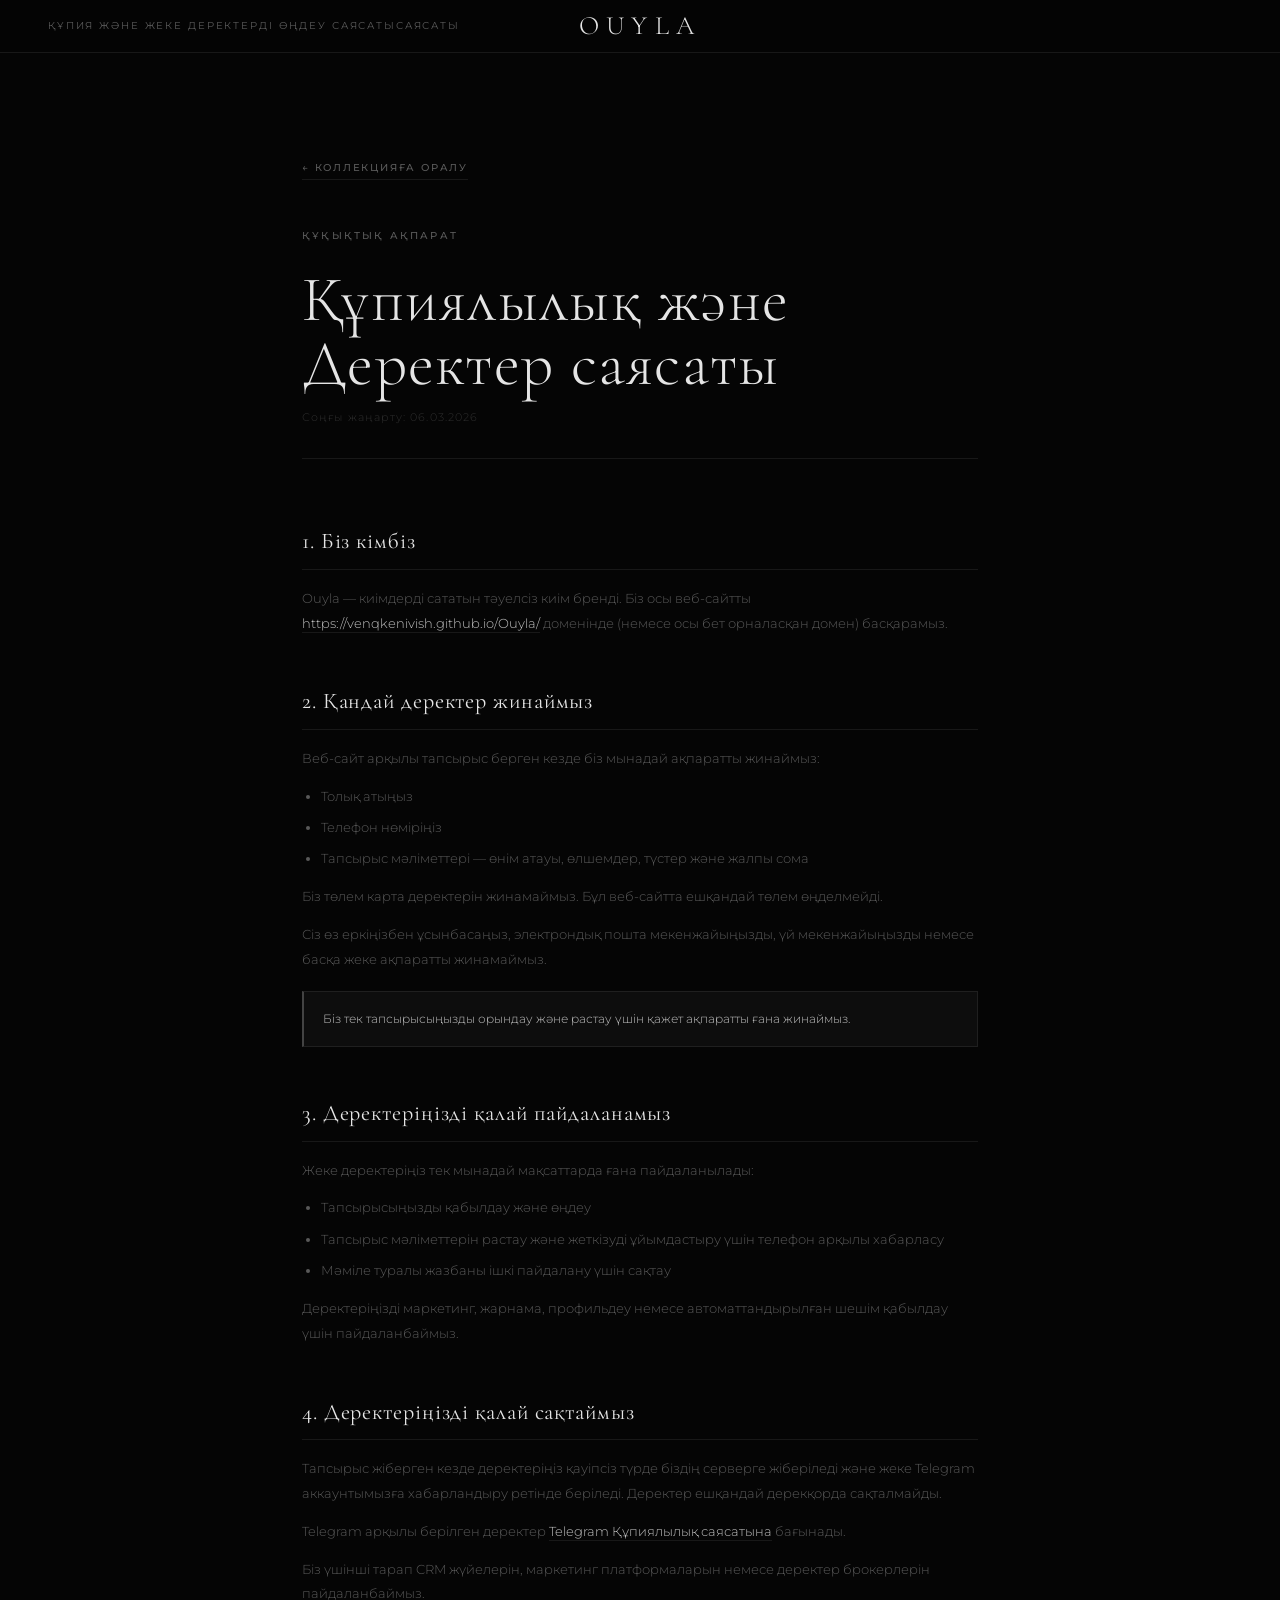
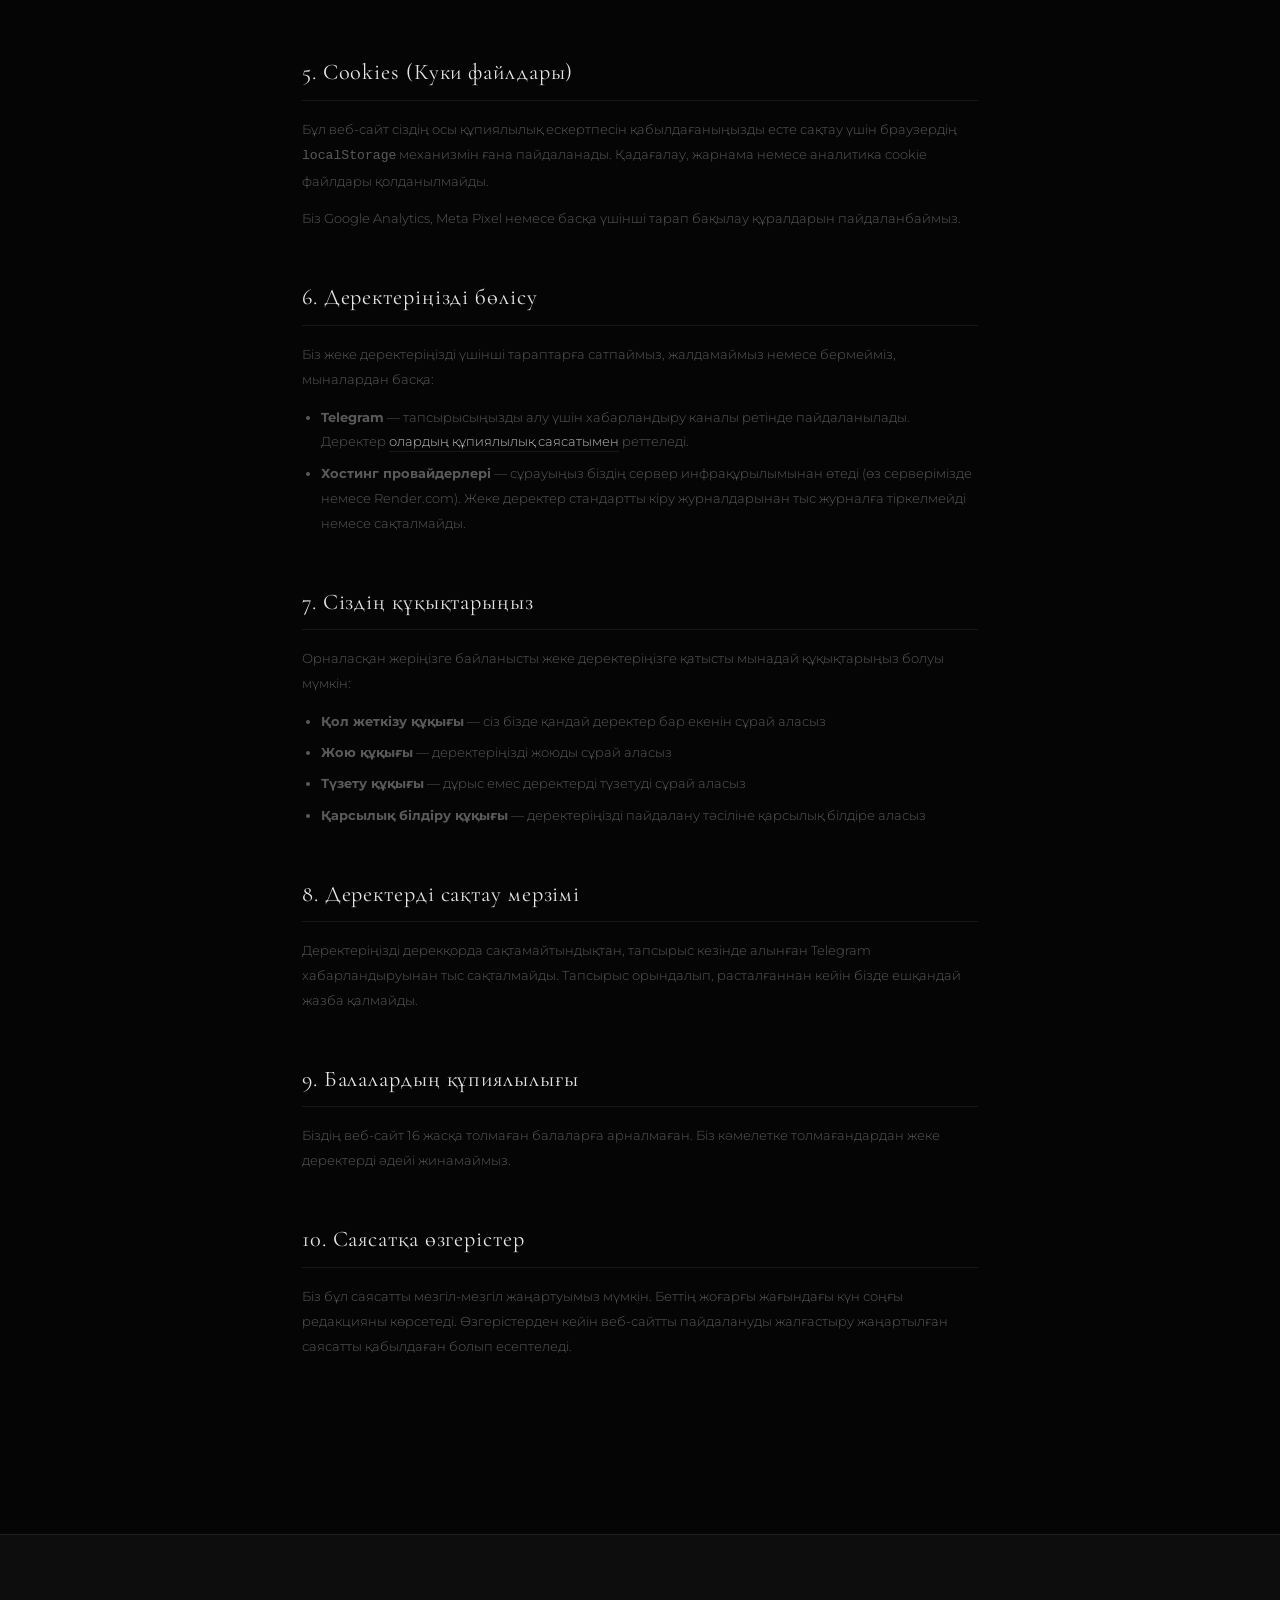
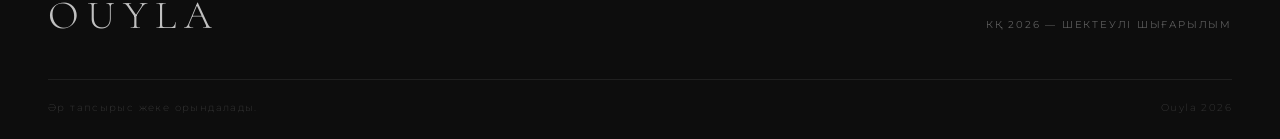
<file: privacy.html>
<!DOCTYPE html>
<html lang="kk">
<head>
  <meta charset="UTF-8"/>
  <meta name="viewport" content="width=device-width, initial-scale=1.0"/>
  <title>Құпиялылық саясаты — Ouyla</title>
  <link rel="preconnect" href="https://fonts.googleapis.com"/>
  <link rel="preconnect" href="https://fonts.gstatic.com" crossorigin/>
  <link href="https://fonts.googleapis.com/css2?family=Cormorant+Garamond:ital,wght@0,300;0,400;0,600;1,300;1,400&family=Montserrat:wght@300;400;500&display=swap" rel="stylesheet"/>
  <link rel="stylesheet" href="style.css"/>
  <style>
    .policy-wrap {
      max-width: 740px;
      margin: 0 auto;
      padding: 10rem 2rem 8rem;
    }
    .policy-label {
      font-family: var(--sans);
      font-size: 0.62rem;
      font-weight: 500;
      letter-spacing: 0.22em;
      text-transform: uppercase;
      color: var(--text-dim);
      margin-bottom: 1.5rem;
      display: block;
    }
    .policy-title {
      font-family: var(--serif);
      font-size: clamp(2.5rem, 5vw, 4rem);
      font-weight: 300;
      color: var(--text-add);
      letter-spacing: 0.02em;
      line-height: 1;
      margin-bottom: 0.8rem;
    }
    .policy-date {
      font-family: var(--sans);
      font-size: 0.68rem;
      font-weight: 300;
      color: var(--text-faint);
      letter-spacing: 0.1em;
      margin-bottom: 4rem;
      padding-bottom: 2rem;
      border-bottom: 1px solid var(--border);
    }
    .policy-section {
      margin-bottom: 3rem;
    }
    .policy-section h2 {
      font-family: var(--serif);
      font-size: 1.4rem;
      font-weight: 400;
      color: var(--text-add);
      letter-spacing: 0.04em;
      margin-bottom: 1rem;
      padding-bottom: 0.6rem;
      border-bottom: 1px solid var(--border);
    }
    .policy-section p,
    .policy-section li {
      font-family: var(--sans);
      font-size: 0.82rem;
      font-weight: 300;
      color: var(--text-dim);
      line-height: 1.9;
      margin-bottom: 0.8rem;
    }
    .policy-section ul {
      padding-left: 1.2rem;
      margin-bottom: 0.8rem;
    }
    .policy-section li {
      margin-bottom: 0.4rem;
    }
    .policy-section a {
      color: var(--text-main);
      border-bottom: 1px solid var(--border);
      padding-bottom: 0.1rem;
      transition: color 0.2s, border-color 0.2s;
    }
    .policy-section a:hover {
      color: var(--text-add);
      border-color: var(--text-add);
    }
    .policy-highlight {
      background: #0d0d0d;
      border: 1px solid var(--border);
      border-left: 2px solid rgba(192,192,192,0.3);
      padding: 1rem 1.2rem;
      margin: 1.2rem 0;
      font-family: var(--sans);
      font-size: 0.78rem;
      font-weight: 300;
      color: var(--text-main);
      line-height: 1.8;
    }
    .back-link {
      font-family: var(--sans);
      font-size: 0.62rem;
      font-weight: 500;
      letter-spacing: 0.18em;
      text-transform: uppercase;
      color: var(--text-dim);
      border-bottom: 1px solid var(--border);
      padding-bottom: 0.2rem;
      margin-bottom: 3rem;
      display: block;
      width: fit-content;
      transition: color 0.2s, border-color 0.2s;
    }
    .back-link:hover {
      color: var(--text-add);
      border-color: var(--text-add);
    }
    .lang-row {
      display: flex;
      gap: 1rem;
      margin-bottom: 2rem;
    }
    .lang-row a {
      font-family: var(--sans);
      font-size: 0.6rem;
      font-weight: 500;
      letter-spacing: 0.18em;
      text-transform: uppercase;
      color: var(--text-faint);
      border-bottom: 1px solid transparent;
      padding-bottom: 0.15rem;
      transition: color 0.2s;
    }
    .lang-row a:hover { color: var(--text-main); }
    .lang-row a.active { color: var(--text-main); border-color: var(--border-md); }
    @media (max-width: 600px) {
      .policy-wrap { padding: 7rem 1.2rem 5rem; }
    }
  </style>
</head>
<body>

  <!-- NAV -->
  <header id="site-header">
    <div class="header-inner">
      <div class="header-left">
        <span class="header-meta">Құпия және жеке деректерді өңдеу саясатысаясаты</span>
      </div>
      <a href="index.html" class="wordmark">Ouyla</a>
      <div class="header-right"></div>
    </div>
    <div class="header-rule"></div>
  </header>

  <main class="policy-wrap">

    <a href="index.html" class="back-link">← Коллекцияға оралу</a>

    <!-- Language switcher -->

    <span class="policy-label">Құқықтық ақпарат</span>
    <h1 class="policy-title">Құпиялылық және<br>Деректер саясаты</h1>
    <p class="policy-date">Соңғы жаңарту: 06.03.2026</p>

    <!-- 1 -->
    <div class="policy-section">
      <h2>1. Біз кімбіз</h2>
      <p>
        Ouyla — киімдерді сататын тәуелсіз киім бренді.
        Біз осы веб-сайтты <a href="index.html">https://venqkenivish.github.io/Ouyla/</a> доменінде (немесе осы бет орналасқан домен) басқарамыз.
      </p>
    </div>

    <!-- 2 -->
    <div class="policy-section">
      <h2>2. Қандай деректер жинаймыз</h2>
      <p>Веб-сайт арқылы тапсырыс берген кезде біз мынадай ақпаратты жинаймыз:</p>
      <ul>
        <li>Толық атыңыз</li>
        <li>Телефон нөміріңіз</li>
        <li>Тапсырыс мәліметтері — өнім атауы, өлшемдер, түстер және жалпы сома</li>
      </ul>
      <p>Біз төлем карта деректерін жинамаймыз. Бұл веб-сайтта ешқандай төлем өңделмейді.</p>
      <p>Сіз өз еркіңізбен ұсынбасаңыз, электрондық пошта мекенжайыңызды, үй мекенжайыңызды немесе басқа жеке ақпаратты жинамаймыз.</p>
      <div class="policy-highlight">
        Біз тек тапсырысыңызды орындау және растау үшін қажет ақпаратты ғана жинаймыз.
      </div>
    </div>

    <!-- 3 -->
    <div class="policy-section">
      <h2>3. Деректеріңізді қалай пайдаланамыз</h2>
      <p>Жеке деректеріңіз тек мынадай мақсаттарда ғана пайдаланылады:</p>
      <ul>
        <li>Тапсырысыңызды қабылдау және өңдеу</li>
        <li>Тапсырыс мәліметтерін растау және жеткізуді ұйымдастыру үшін телефон арқылы хабарласу</li>
        <li>Мәміле туралы жазбаны ішкі пайдалану үшін сақтау</li>
      </ul>
      <p>Деректеріңізді маркетинг, жарнама, профильдеу немесе автоматтандырылған шешім қабылдау үшін пайдаланбаймыз.</p>
    </div>

    <!-- 4 -->
    <div class="policy-section">
      <h2>4. Деректеріңізді қалай сақтаймыз</h2>
      <p>
        Тапсырыс жіберген кезде деректеріңіз қауіпсіз түрде біздің серверге жіберіледі
        және жеке Telegram аккаунтымызға хабарландыру ретінде беріледі.
        Деректер ешқандай дерекқорда сақталмайды.
      </p>
      <p>
        Telegram арқылы берілген деректер
        <a href="https://telegram.org/privacy" target="_blank" rel="noopener">Telegram Құпиялылық саясатына</a> бағынады.
      </p>
      <p>
        Біз үшінші тарап CRM жүйелерін, маркетинг платформаларын немесе деректер брокерлерін пайдаланбаймыз.
      </p>
    </div>

    <!-- 5 -->
    <div class="policy-section">
      <h2>5. Cookies (Куки файлдары)</h2>
      <p>
        Бұл веб-сайт сіздің осы құпиялылық ескертпесін қабылдағаныңызды есте сақтау үшін
        браузердің <code>localStorage</code> механизмін ғана пайдаланады.
        Қадағалау, жарнама немесе аналитика cookie файлдары қолданылмайды.
      </p>
      <p>
        Біз Google Analytics, Meta Pixel немесе басқа үшінші тарап бақылау құралдарын пайдаланбаймыз.
      </p>
    </div>

    <!-- 6 -->
    <div class="policy-section">
      <h2>6. Деректеріңізді бөлісу</h2>
      <p>Біз жеке деректеріңізді үшінші тараптарға сатпаймыз, жалдамаймыз немесе бермейміз, мыналардан басқа:</p>
      <ul>
        <li>
          <strong>Telegram</strong> — тапсырысыңызды алу үшін хабарландыру каналы ретінде пайдаланылады.
          Деректер <a href="https://telegram.org/privacy" target="_blank" rel="noopener">олардың құпиялылық саясатымен</a> реттеледі.
        </li>
        <li>
          <strong>Хостинг провайдерлері</strong> — сұрауыңыз біздің сервер инфрақұрылымынан өтеді
          (өз серверімізде немесе Render.com). Жеке деректер стандартты кіру журналдарынан тыс
          журналға тіркелмейді немесе сақталмайды.
        </li>
      </ul>
    </div>

    <!-- 7 -->
    <div class="policy-section">
      <h2>7. Сіздің құқықтарыңыз</h2>
      <p>Орналасқан жеріңізге байланысты жеке деректеріңізге қатысты мынадай құқықтарыңыз болуы мүмкін:</p>
      <ul>
        <li><strong>Қол жеткізу құқығы</strong> — сіз бізде қандай деректер бар екенін сұрай аласыз</li>
        <li><strong>Жою құқығы</strong> — деректеріңізді жоюды сұрай аласыз</li>
        <li><strong>Түзету құқығы</strong> — дұрыс емес деректерді түзетуді сұрай аласыз</li>
        <li><strong>Қарсылық білдіру құқығы</strong> — деректеріңізді пайдалану тәсіліне қарсылық білдіре аласыз</li>
      </ul>
    </div>

    <!-- 8 -->
    <div class="policy-section">
      <h2>8. Деректерді сақтау мерзімі</h2>
      <p>
        Деректеріңізді дерекқорда сақтамайтындықтан, тапсырыс кезінде алынған
        Telegram хабарландыруынан тыс сақталмайды. Тапсырыс орындалып, расталғаннан кейін
        бізде ешқандай жазба қалмайды.
      </p>
    </div>

    <!-- 9 -->
    <div class="policy-section">
      <h2>9. Балалардың құпиялылығы</h2>
      <p>
        Біздің веб-сайт 16 жасқа толмаған балаларға арналмаған.
        Біз кәмелетке толмағандардан жеке деректерді әдейі жинамаймыз.
      </p>
    </div>

    <!-- 10 -->
    <div class="policy-section">
      <h2>10. Саясатқа өзгерістер</h2>
      <p>
        Біз бұл саясатты мезгіл-мезгіл жаңартуымыз мүмкін. Беттің жоғарғы жағындағы күн
        соңғы редакцияны көрсетеді. Өзгерістерден кейін веб-сайтты пайдалануды жалғастыру
        жаңартылған саясатты қабылдаған болып есептеледі.
      </p>
    </div>

  </main>

  <!-- FOOTER -->
  <footer class="site-footer">
    <div class="footer-inner">
      <div class="footer-top">
        <div class="footer-wordmark">Ouyla</div>
        <div class="footer-tagline">КҚ 2026 — Шектеулі шығарылым</div>
      </div>
      <div class="footer-rule"></div>
      <div class="footer-bottom">
        <span>Әр тапсырыс жеке орындалады.</span>
        <span>Ouyla 2026</span>
      </div>
    </div>
  </footer>

</body>
</html>
</file>
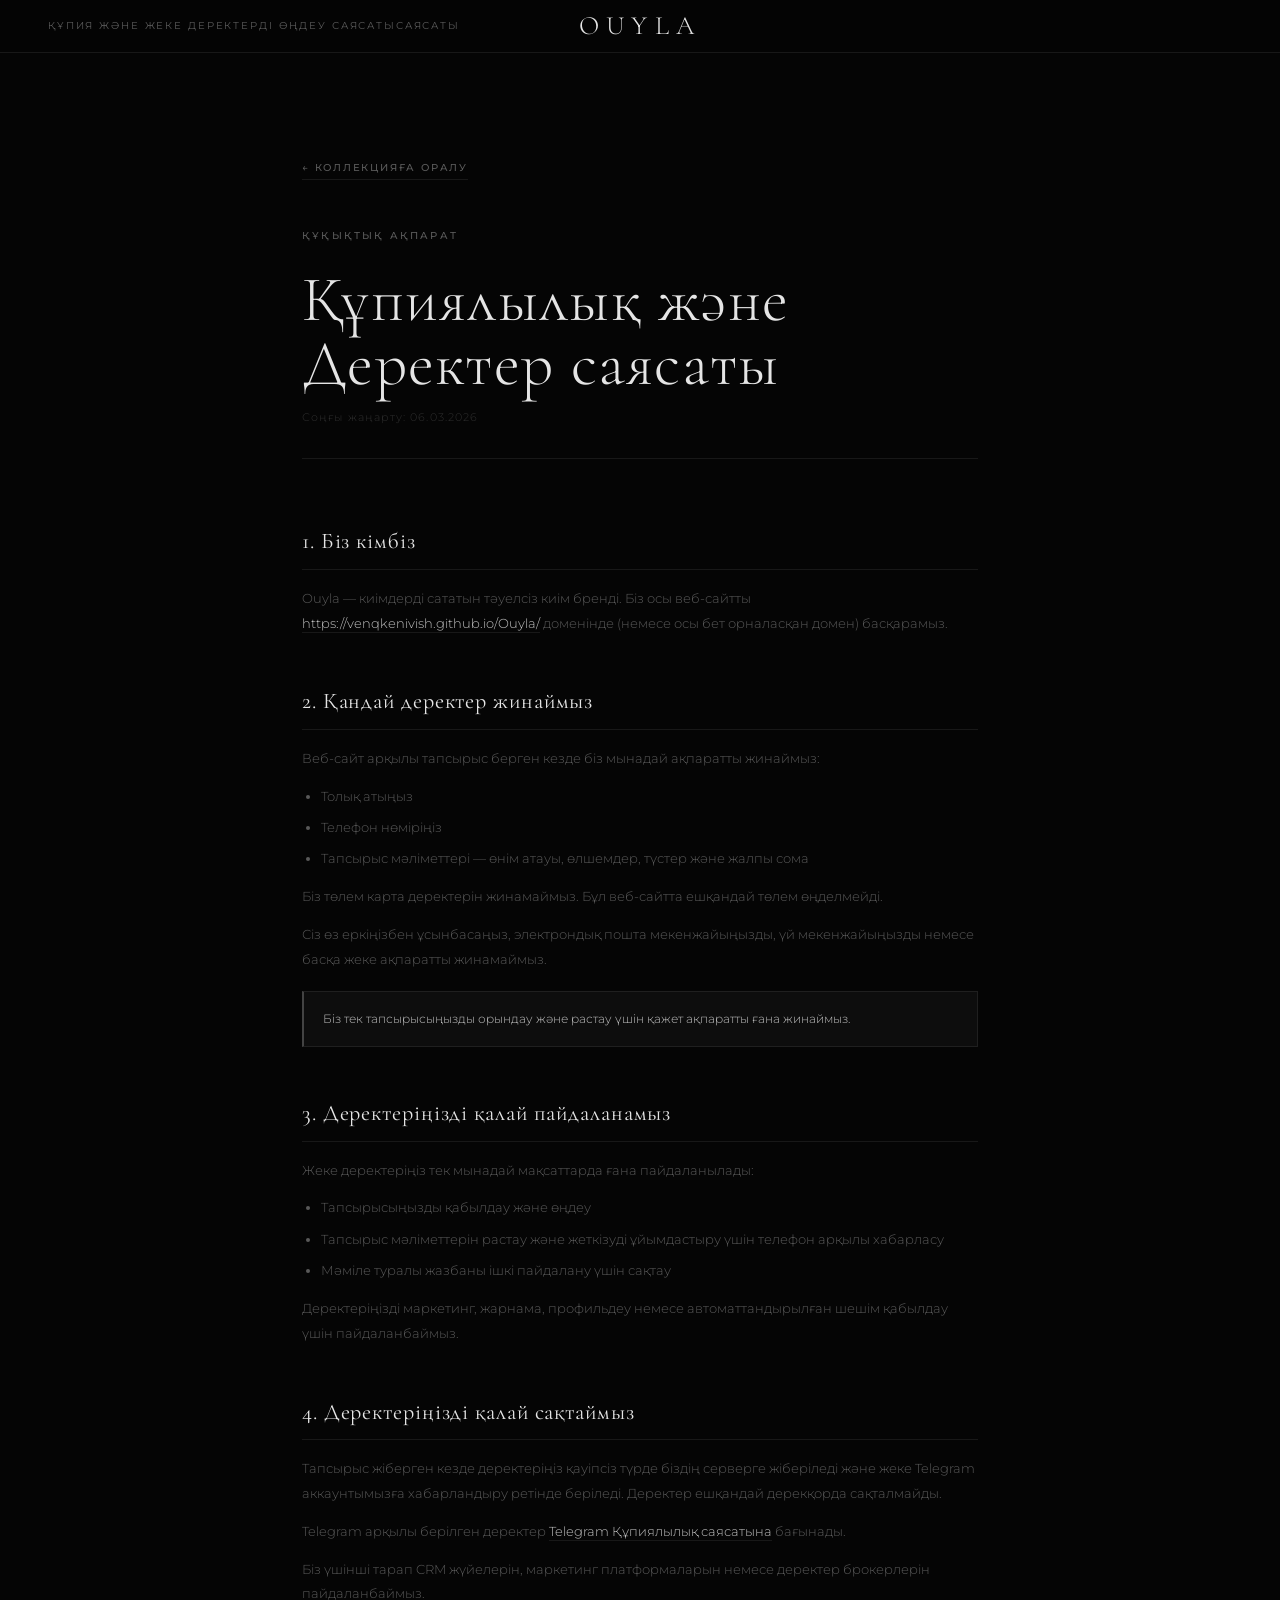
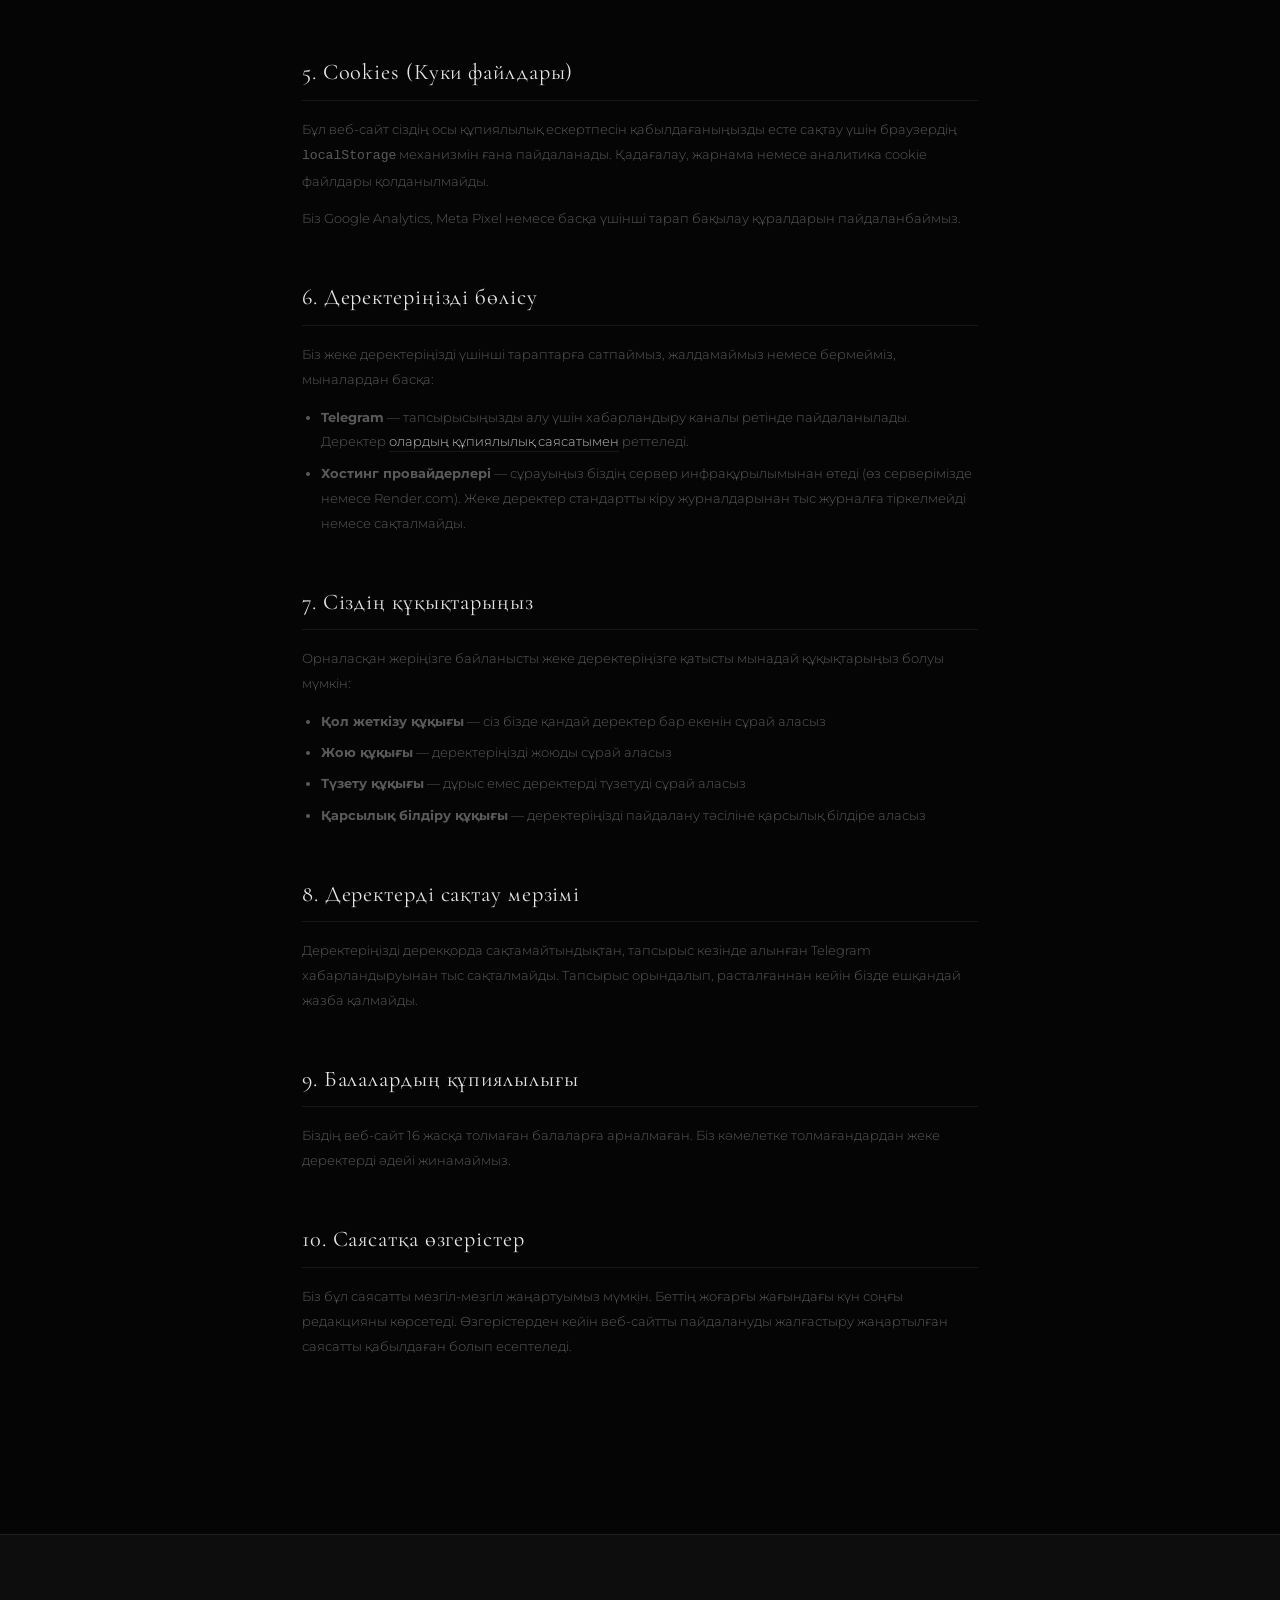
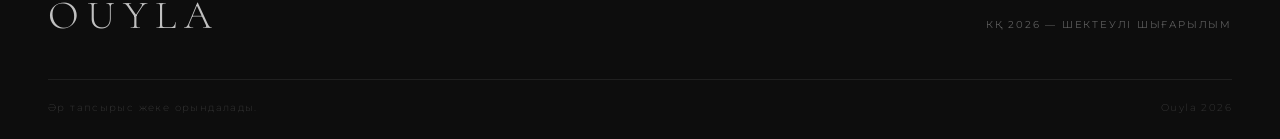
<file: kz/privacy.html>
<!DOCTYPE html>
<html lang="kk">
<head>
  <meta charset="UTF-8"/>
  <meta name="viewport" content="width=device-width, initial-scale=1.0"/>
  <title>Құпиялылық саясаты — Ouyla</title>
  <link rel="preconnect" href="https://fonts.googleapis.com"/>
  <link rel="preconnect" href="https://fonts.gstatic.com" crossorigin/>
  <link href="https://fonts.googleapis.com/css2?family=Cormorant+Garamond:ital,wght@0,300;0,400;0,600;1,300;1,400&family=Montserrat:wght@300;400;500&display=swap" rel="stylesheet"/>
  <link rel="stylesheet" href="../style.css"/>
  <style>
    .policy-wrap {
      max-width: 740px;
      margin: 0 auto;
      padding: 10rem 2rem 8rem;
    }
    .policy-label {
      font-family: var(--sans);
      font-size: 0.62rem;
      font-weight: 500;
      letter-spacing: 0.22em;
      text-transform: uppercase;
      color: var(--text-dim);
      margin-bottom: 1.5rem;
      display: block;
    }
    .policy-title {
      font-family: var(--serif);
      font-size: clamp(2.5rem, 5vw, 4rem);
      font-weight: 300;
      color: var(--text-add);
      letter-spacing: 0.02em;
      line-height: 1;
      margin-bottom: 0.8rem;
    }
    .policy-date {
      font-family: var(--sans);
      font-size: 0.68rem;
      font-weight: 300;
      color: var(--text-faint);
      letter-spacing: 0.1em;
      margin-bottom: 4rem;
      padding-bottom: 2rem;
      border-bottom: 1px solid var(--border);
    }
    .policy-section {
      margin-bottom: 3rem;
    }
    .policy-section h2 {
      font-family: var(--serif);
      font-size: 1.4rem;
      font-weight: 400;
      color: var(--text-add);
      letter-spacing: 0.04em;
      margin-bottom: 1rem;
      padding-bottom: 0.6rem;
      border-bottom: 1px solid var(--border);
    }
    .policy-section p,
    .policy-section li {
      font-family: var(--sans);
      font-size: 0.82rem;
      font-weight: 300;
      color: var(--text-dim);
      line-height: 1.9;
      margin-bottom: 0.8rem;
    }
    .policy-section ul {
      padding-left: 1.2rem;
      margin-bottom: 0.8rem;
    }
    .policy-section li {
      margin-bottom: 0.4rem;
    }
    .policy-section a {
      color: var(--text-main);
      border-bottom: 1px solid var(--border);
      padding-bottom: 0.1rem;
      transition: color 0.2s, border-color 0.2s;
    }
    .policy-section a:hover {
      color: var(--text-add);
      border-color: var(--text-add);
    }
    .policy-highlight {
      background: #0d0d0d;
      border: 1px solid var(--border);
      border-left: 2px solid rgba(192,192,192,0.3);
      padding: 1rem 1.2rem;
      margin: 1.2rem 0;
      font-family: var(--sans);
      font-size: 0.78rem;
      font-weight: 300;
      color: var(--text-main);
      line-height: 1.8;
    }
    .back-link {
      font-family: var(--sans);
      font-size: 0.62rem;
      font-weight: 500;
      letter-spacing: 0.18em;
      text-transform: uppercase;
      color: var(--text-dim);
      border-bottom: 1px solid var(--border);
      padding-bottom: 0.2rem;
      margin-bottom: 3rem;
      display: block;
      width: fit-content;
      transition: color 0.2s, border-color 0.2s;
    }
    .back-link:hover {
      color: var(--text-add);
      border-color: var(--text-add);
    }
    .lang-row {
      display: flex;
      gap: 1rem;
      margin-bottom: 2rem;
    }
    .lang-row a {
      font-family: var(--sans);
      font-size: 0.6rem;
      font-weight: 500;
      letter-spacing: 0.18em;
      text-transform: uppercase;
      color: var(--text-faint);
      border-bottom: 1px solid transparent;
      padding-bottom: 0.15rem;
      transition: color 0.2s;
    }
    .lang-row a:hover { color: var(--text-main); }
    .lang-row a.active { color: var(--text-main); border-color: var(--border-md); }
    @media (max-width: 600px) {
      .policy-wrap { padding: 7rem 1.2rem 5rem; }
    }
  </style>
</head>
<body>

  <!-- NAV -->
  <header id="site-header">
    <div class="header-inner">
      <div class="header-left">
        <span class="header-meta">Құпия және жеке деректерді өңдеу саясатысаясаты</span>
      </div>
      <a href="index.html" class="wordmark">Ouyla</a>
      <div class="header-right"></div>
    </div>
    <div class="header-rule"></div>
  </header>

  <main class="policy-wrap">

    <a href="index.html" class="back-link">← Коллекцияға оралу</a>

    <!-- Language switcher -->

    <span class="policy-label">Құқықтық ақпарат</span>
    <h1 class="policy-title">Құпиялылық және<br>Деректер саясаты</h1>
    <p class="policy-date">Соңғы жаңарту: 06.03.2026</p>

    <!-- 1 -->
    <div class="policy-section">
      <h2>1. Біз кімбіз</h2>
      <p>
        Ouyla — киімдерді сататын тәуелсіз киім бренді.
        Біз осы веб-сайтты <a href="index.html">https://venqkenivish.github.io/Ouyla/</a> доменінде (немесе осы бет орналасқан домен) басқарамыз.
      </p>
    </div>

    <!-- 2 -->
    <div class="policy-section">
      <h2>2. Қандай деректер жинаймыз</h2>
      <p>Веб-сайт арқылы тапсырыс берген кезде біз мынадай ақпаратты жинаймыз:</p>
      <ul>
        <li>Толық атыңыз</li>
        <li>Телефон нөміріңіз</li>
        <li>Тапсырыс мәліметтері — өнім атауы, өлшемдер, түстер және жалпы сома</li>
      </ul>
      <p>Біз төлем карта деректерін жинамаймыз. Бұл веб-сайтта ешқандай төлем өңделмейді.</p>
      <p>Сіз өз еркіңізбен ұсынбасаңыз, электрондық пошта мекенжайыңызды, үй мекенжайыңызды немесе басқа жеке ақпаратты жинамаймыз.</p>
      <div class="policy-highlight">
        Біз тек тапсырысыңызды орындау және растау үшін қажет ақпаратты ғана жинаймыз.
      </div>
    </div>

    <!-- 3 -->
    <div class="policy-section">
      <h2>3. Деректеріңізді қалай пайдаланамыз</h2>
      <p>Жеке деректеріңіз тек мынадай мақсаттарда ғана пайдаланылады:</p>
      <ul>
        <li>Тапсырысыңызды қабылдау және өңдеу</li>
        <li>Тапсырыс мәліметтерін растау және жеткізуді ұйымдастыру үшін телефон арқылы хабарласу</li>
        <li>Мәміле туралы жазбаны ішкі пайдалану үшін сақтау</li>
      </ul>
      <p>Деректеріңізді маркетинг, жарнама, профильдеу немесе автоматтандырылған шешім қабылдау үшін пайдаланбаймыз.</p>
    </div>

    <!-- 4 -->
    <div class="policy-section">
      <h2>4. Деректеріңізді қалай сақтаймыз</h2>
      <p>
        Тапсырыс жіберген кезде деректеріңіз қауіпсіз түрде біздің серверге жіберіледі
        және жеке Telegram аккаунтымызға хабарландыру ретінде беріледі.
        Деректер ешқандай дерекқорда сақталмайды.
      </p>
      <p>
        Telegram арқылы берілген деректер
        <a href="https://telegram.org/privacy" target="_blank" rel="noopener">Telegram Құпиялылық саясатына</a> бағынады.
      </p>
      <p>
        Біз үшінші тарап CRM жүйелерін, маркетинг платформаларын немесе деректер брокерлерін пайдаланбаймыз.
      </p>
    </div>

    <!-- 5 -->
    <div class="policy-section">
      <h2>5. Cookies (Куки файлдары)</h2>
      <p>
        Бұл веб-сайт сіздің осы құпиялылық ескертпесін қабылдағаныңызды есте сақтау үшін
        браузердің <code>localStorage</code> механизмін ғана пайдаланады.
        Қадағалау, жарнама немесе аналитика cookie файлдары қолданылмайды.
      </p>
      <p>
        Біз Google Analytics, Meta Pixel немесе басқа үшінші тарап бақылау құралдарын пайдаланбаймыз.
      </p>
    </div>

    <!-- 6 -->
    <div class="policy-section">
      <h2>6. Деректеріңізді бөлісу</h2>
      <p>Біз жеке деректеріңізді үшінші тараптарға сатпаймыз, жалдамаймыз немесе бермейміз, мыналардан басқа:</p>
      <ul>
        <li>
          <strong>Telegram</strong> — тапсырысыңызды алу үшін хабарландыру каналы ретінде пайдаланылады.
          Деректер <a href="https://telegram.org/privacy" target="_blank" rel="noopener">олардың құпиялылық саясатымен</a> реттеледі.
        </li>
        <li>
          <strong>Хостинг провайдерлері</strong> — сұрауыңыз біздің сервер инфрақұрылымынан өтеді
          (өз серверімізде немесе Render.com). Жеке деректер стандартты кіру журналдарынан тыс
          журналға тіркелмейді немесе сақталмайды.
        </li>
      </ul>
    </div>

    <!-- 7 -->
    <div class="policy-section">
      <h2>7. Сіздің құқықтарыңыз</h2>
      <p>Орналасқан жеріңізге байланысты жеке деректеріңізге қатысты мынадай құқықтарыңыз болуы мүмкін:</p>
      <ul>
        <li><strong>Қол жеткізу құқығы</strong> — сіз бізде қандай деректер бар екенін сұрай аласыз</li>
        <li><strong>Жою құқығы</strong> — деректеріңізді жоюды сұрай аласыз</li>
        <li><strong>Түзету құқығы</strong> — дұрыс емес деректерді түзетуді сұрай аласыз</li>
        <li><strong>Қарсылық білдіру құқығы</strong> — деректеріңізді пайдалану тәсіліне қарсылық білдіре аласыз</li>
      </ul>
    </div>

    <!-- 8 -->
    <div class="policy-section">
      <h2>8. Деректерді сақтау мерзімі</h2>
      <p>
        Деректеріңізді дерекқорда сақтамайтындықтан, тапсырыс кезінде алынған
        Telegram хабарландыруынан тыс сақталмайды. Тапсырыс орындалып, расталғаннан кейін
        бізде ешқандай жазба қалмайды.
      </p>
    </div>

    <!-- 9 -->
    <div class="policy-section">
      <h2>9. Балалардың құпиялылығы</h2>
      <p>
        Біздің веб-сайт 16 жасқа толмаған балаларға арналмаған.
        Біз кәмелетке толмағандардан жеке деректерді әдейі жинамаймыз.
      </p>
    </div>

    <!-- 10 -->
    <div class="policy-section">
      <h2>10. Саясатқа өзгерістер</h2>
      <p>
        Біз бұл саясатты мезгіл-мезгіл жаңартуымыз мүмкін. Беттің жоғарғы жағындағы күн
        соңғы редакцияны көрсетеді. Өзгерістерден кейін веб-сайтты пайдалануды жалғастыру
        жаңартылған саясатты қабылдаған болып есептеледі.
      </p>
    </div>

  </main>

  <!-- FOOTER -->
  <footer class="site-footer">
    <div class="footer-inner">
      <div class="footer-top">
        <div class="footer-wordmark">Ouyla</div>
        <div class="footer-tagline">КҚ 2026 — Шектеулі шығарылым</div>
      </div>
      <div class="footer-rule"></div>
      <div class="footer-bottom">
        <span>Әр тапсырыс жеке орындалады.</span>
        <span>Ouyla 2026</span>
      </div>
    </div>
  </footer>

</body>
</html>
</file>
<file: style.css>
/* ═══════════════════════════════════════════════════
   OUYLA — AW 2025
   Magazine-editorial dark fashion aesthetic
   Fonts: Cormorant Garamond (display) + Montserrat (UI)
   ═══════════════════════════════════════════════════ */

/* ── TOKENS ── */
:root {
  --bg:        #050505;
  --bg-raised: #0d0d0d;
  --bg-card:   #0a0a0a;
  --border:    rgba(192,192,192,0.1);
  --border-md: rgba(192,192,192,0.18);
  --text-main: #C0C0C0;
  --text-add:  #E5E5E5;
  --text-dim:  rgba(192,192,192,0.45);
  --text-faint:rgba(192,192,192,0.22);
  --serif:     'Cormorant Garamond', Georgia, serif;
  --sans:      'Montserrat', sans-serif;
  --radius:    2px;
  --trans:     0.28s cubic-bezier(0.4,0,0.2,1);
}

/* ── RESET ── */
*, *::before, *::after { box-sizing: border-box; margin: 0; padding: 0; }
html { scroll-behavior: smooth; font-size: 16px; }
body {
  background: var(--bg);
  color: var(--text-main);
  font-family: var(--sans);
  font-weight: 300;
  line-height: 1.6;
  overflow-x: hidden;
  cursor: none;
}
img { display: block; max-width: 100%; }
a { color: inherit; text-decoration: none; }
button { font-family: var(--sans); cursor: none; }

/* ── CUSTOM CURSOR ── */
#cursor {
  position: fixed; pointer-events: none; z-index: 9999;
  width: 32px; height: 32px;
  border: 1px solid rgba(192,192,192,0.5);
  border-radius: 50%;
  transform: translate(-50%,-50%);
  transition: width 0.25s, height 0.25s, opacity 0.25s, border-color 0.25s;
  mix-blend-mode: difference;
}
#cursor-dot {
  position: fixed; pointer-events: none; z-index: 9999;
  width: 4px; height: 4px;
  background: var(--text-add);
  border-radius: 50%;
  transform: translate(-50%,-50%);
}
body:has(a:hover) #cursor,
body:has(button:hover) #cursor { width: 48px; height: 48px; border-color: var(--text-add); }

/* ── TYPOGRAPHY UTILITIES ── */
.section-label {
  font-family: var(--sans);
  font-size: 0.65rem;
  font-weight: 500;
  letter-spacing: 0.22em;
  text-transform: uppercase;
  color: var(--text-dim);
}

/* ═══════════════════════════════════════════════════
   HEADER
   ═══════════════════════════════════════════════════ */
#site-header {
  position: fixed; top: 0; left: 0; right: 0; z-index: 100;
  background: rgba(5,5,5,0.92);
  backdrop-filter: blur(20px);
}
.header-inner {
  display: flex; align-items: center; justify-content: space-between;
  padding: 1.1rem 3rem;
}
.header-left {
  display: flex; align-items: center; gap: 0.6rem;
  font-family: var(--sans); font-size: 0.65rem; font-weight: 400;
  letter-spacing: 0.18em; text-transform: uppercase; color: var(--text-dim);
}
.header-sep { color: var(--text-faint); }
.wordmark {
  font-family: var(--serif);
  font-size: 1.65rem;
  font-weight: 300;
  letter-spacing: 0.28em;
  text-transform: uppercase;
  color: var(--text-add);
  position: absolute; left: 50%; transform: translateX(-50%);
}
.header-right { 
  display: flex; 
  align-items: center; 
  gap: 1rem; 
}
.header-rule {
  height: 1px;
  background: var(--border);
}
/* Lang switcher */
.lang-switcher { display: flex; gap: 0; border: 1px solid var(--border); }
.lang-btn {
  background: none; border: none;
  color: var(--text-faint); font-family: var(--sans);
  font-size: 0.58rem; font-weight: 500; letter-spacing: 0.14em;
  padding: 0.4rem 0.55rem; cursor: none;
  transition: color var(--trans), background var(--trans);
  border-right: 1px solid var(--border);
}
.lang-btn:last-child { border-right: none; }
.lang-btn:hover { color: var(--text-main); }
.lang-btn.active { color: var(--text-add); background: rgba(192,192,192,0.06); }

.cart-trigger {
  display: flex; align-items: center; gap: 0.6rem;
  background: none; border: 1px solid var(--border);
  color: var(--text-main);
  font-size: 0.65rem; font-weight: 500;
  letter-spacing: 0.18em; text-transform: uppercase;
  padding: 0.5rem 1rem;
  transition: border-color var(--trans), color var(--trans);
}
.cart-trigger:hover { border-color: var(--text-main); color: var(--text-add); }
.cart-badge {
  background: var(--text-main); color: var(--bg);
  font-size: 0.6rem; font-weight: 600;
  min-width: 16px; height: 16px; border-radius: 50%;
  display: flex; align-items: center; justify-content: center;
  padding: 0 3px;
  transition: background var(--trans);
}
.cart-trigger:hover .cart-badge { background: var(--text-add); }

/* ═══════════════════════════════════════════════════
   HERO
   ═══════════════════════════════════════════════════ */
.hero {
  min-height: 100vh;
  padding-top: 64px; /* header height */
  display: grid;
  grid-template-columns: 1fr 1fr;
}

/* Image column */
.hero-image-col {
  position: relative;
  background: var(--bg-raised);
  overflow: hidden;
}
.hero-photo-frame {
  width: 100%; height: calc(100vh - 64px);
  position: relative;
  overflow: hidden;
}
.hero-photo {
  width: 100%; height: 100%;
  object-fit: cover;
  object-position: center top;
  filter: brightness(0.88) contrast(1.05);
}
/* Shown when no image */
.hero-photo-frame.no-image .hero-photo { display: none; }
.hero-photo-frame.no-image .photo-fallback { display: flex; }
.photo-fallback {
  display: none;
  position: absolute; inset: 0;
  flex-direction: column;
  align-items: center; justify-content: center;
  gap: 0.5rem;
  color: var(--text-faint);
  font-family: var(--sans); font-size: 0.75rem; letter-spacing: 0.1em;
  border: 1px dashed var(--border);
}
.fallback-sub { font-size: 0.65rem; color: var(--text-faint); opacity: 0.6; }

.hero-photo-caption {
  position: absolute; bottom: 0; left: 0; right: 0;
  display: flex; justify-content: space-between; align-items: flex-end;
  padding: 1.2rem 1.5rem;
  font-family: var(--sans); font-size: 0.62rem; font-weight: 400;
  letter-spacing: 0.16em; text-transform: uppercase; color: var(--text-dim);
  background: linear-gradient(to top, rgba(5,5,5,0.7) 0%, transparent 100%);
}
.caption-price { color: var(--text-main); }

/* Text column */
.hero-text-col {
  display: flex; flex-direction: column; justify-content: center;
  padding: 4rem 5rem 4rem 4rem;
  position: relative;
}
.hero-overline {
  font-family: var(--sans); font-size: 0.65rem; font-weight: 400;
  letter-spacing: 0.22em; text-transform: uppercase; color: var(--text-dim);
  margin-bottom: 2rem;
}
.hero-headline {
  font-family: var(--serif);
  font-size: clamp(3.5rem, 6vw, 6.5rem);
  font-weight: 300;
  line-height: 0.92;
  letter-spacing: -0.01em;
  color: var(--text-add);
  margin-bottom: 2.5rem;
  display: flex; flex-direction: column;
}
.hl-line { display: block; }
.hl-italic { font-style: italic; padding-left: 1.5rem; }

.hero-body {
  font-family: var(--sans); font-size: 0.82rem; font-weight: 300;
  line-height: 1.9; color: var(--text-dim);
  max-width: 320px;
  margin-bottom: 2.5rem;
}
.hero-cta {
  display: inline-block;
  font-family: var(--sans); font-size: 0.65rem; font-weight: 500;
  letter-spacing: 0.22em; text-transform: uppercase; color: var(--text-main);
  border-bottom: 1px solid var(--border-md);
  padding-bottom: 0.3rem;
  margin-bottom: 4rem;
  transition: color var(--trans), border-color var(--trans);
}
.hero-cta:hover { color: var(--text-add); border-color: var(--text-add); }

.hero-aside {
  display: flex; flex-direction: column; gap: 1.2rem;
  border-top: 1px solid var(--border);
  padding-top: 2rem;
}
.aside-item { display: flex; align-items: baseline; gap: 1rem; }
.aside-num {
  font-family: var(--serif); font-size: 0.8rem;
  color: var(--text-faint); min-width: 20px;
}
.aside-text {
  font-family: var(--sans); font-size: 0.65rem; font-weight: 400;
  letter-spacing: 0.14em; text-transform: uppercase; color: var(--text-dim);
}

/* ═══════════════════════════════════════════════════
   TICKER
   ═══════════════════════════════════════════════════ */
.ticker-wrap {
  overflow: hidden;
  border-top: 1px solid var(--border);
  border-bottom: 1px solid var(--border);
  padding: 0.85rem 0;
  background: var(--bg-raised);
}
.ticker-track {
  display: flex; align-items: center; gap: 0;
  white-space: nowrap;
  animation: ticker 28s linear infinite;
  width: max-content;
}
.ticker-item {
  font-family: var(--sans); font-size: 0.62rem; font-weight: 400;
  letter-spacing: 0.22em; text-transform: uppercase; color: var(--text-dim);
  padding: 0 2rem;
}
.ticker-rule {
  width: 1px; height: 10px;
  background: var(--border-md);
  flex-shrink: 0;
}
@keyframes ticker {
  from { transform: translateX(0); }
  to   { transform: translateX(-50%); }
}

/* ═══════════════════════════════════════════════════
   CATALOGUE
   ═══════════════════════════════════════════════════ */
.catalogue {
  padding: 6rem 3rem 8rem;
  max-width: 1440px; margin: 0 auto;
}
.catalogue-header {
  margin-bottom: 4rem;
}
.cat-header-top {
  display: flex; justify-content: space-between; align-items: center;
  margin-bottom: 1rem;
}
.cat-item-count {
  font-family: var(--sans); font-size: 0.62rem; font-weight: 400;
  letter-spacing: 0.18em; text-transform: uppercase; color: var(--text-faint);
}
.catalogue-headline {
  font-family: var(--serif);
  font-size: clamp(2.5rem, 5vw, 5rem);
  font-weight: 300;
  color: var(--text-add);
  letter-spacing: 0.02em;
  margin-bottom: 2rem;
}
.catalogue-rule {
  height: 1px; background: var(--border-md);
}

/* Grid — asymmetric magazine layout */
.catalogue-grid {
  display: grid;
  grid-template-columns: repeat(12, 1fr);
  gap: 1.5rem;
}

/* ── PRODUCT CARD ── */
.product-card {
  background: var(--bg-card);
  border: 1px solid var(--border);
  display: flex; flex-direction: column;
  transition: border-color var(--trans);
  position: relative;
  overflow: hidden;
}
.product-card:hover { border-color: var(--border-md); }

/* Alternating layout — first card is wide */
.product-card{
  grid-column: span 6;
}
.card-gallery { position: relative; background: var(--bg-raised); overflow: hidden; aspect-ratio: 3/4;}
.gallery-slides { position: relative; width: 100%; height: 100%; }
.gallery-slide {
  position: absolute; inset: 0;
  opacity: 0; transition: opacity 0.5s var(--trans);
  cursor: none;
}
.gallery-slide.active { opacity: 1; }
.gallery-slide img {
  width: 100%; height: 100%;
  object-fit: cover; object-position: center;
  filter: brightness(0.85) contrast(1.05);
  transition: transform 0.7s cubic-bezier(0.4,0,0.2,1);
}
.product-card:hover .gallery-slide.active img { transform: scale(1.04); }

/* Fallback when no image */

.card-img-placeholder {
  position: absolute; inset: 0;
  display: flex; flex-direction: column;
  align-items: center; justify-content: center;
  gap: 0.4rem;
  color: var(--text-faint);
  font-family: var(--sans); font-size: 0.7rem; letter-spacing: 0.1em;
}
.card-img-placeholder span:last-child { font-size: 0.6rem; opacity: 0.5; }

/* Gallery nav arrows */
.gallery-nav {
  position: absolute; bottom: 1rem; right: 1rem;
  display: flex; gap: 0.4rem; z-index: 2;
  opacity: 0; transition: opacity var(--trans);
}
.product-card:hover .gallery-nav { opacity: 1; }
.gallery-arrow {
  background: rgba(5,5,5,0.7); border: 1px solid var(--border);
  color: var(--text-dim); width: 28px; height: 28px;
  display: flex; align-items: center; justify-content: center;
  cursor: none; font-size: 0.7rem;
  transition: border-color var(--trans), color var(--trans);
}
.gallery-arrow:hover { border-color: var(--text-main); color: var(--text-main); }

/* Gallery dots */
.gallery-dots {
  position: absolute; bottom: 1rem; left: 1rem;
  display: flex; gap: 0.35rem; z-index: 2;
}
.gallery-dot {
  width: 5px; height: 5px; border-radius: 50%;
  background: rgba(192,192,192,0.3);
  cursor: none; transition: background var(--trans);
}
.gallery-dot.active { background: var(--text-main); }

/* Expand icon */
.gallery-expand {
  position: absolute; top: 1rem; right: 1rem; z-index: 2;
  background: rgba(5,5,5,0.7); border: 1px solid var(--border);
  color: var(--text-dim); width: 28px; height: 28px;
  display: flex; align-items: center; justify-content: center;
  cursor: none; opacity: 0; transition: opacity var(--trans), color var(--trans);
}
.product-card:hover .gallery-expand { opacity: 1; }
.gallery-expand:hover { color: var(--text-main); }

/* Badge */
.card-img-badge {
  position: absolute; top: 1rem; left: 1rem; z-index: 2;
  font-family: var(--sans); font-size: 0.58rem; font-weight: 500;
  letter-spacing: 0.16em; text-transform: uppercase;
  color: var(--bg); background: var(--text-main); padding: 0.22rem 0.55rem;
}

/* Placeholder when no image */
.card-img-placeholder {
  position: absolute; inset: 0;
  display: flex; flex-direction: column; align-items: center; justify-content: center; gap: 0.4rem;
  color: var(--text-faint); font-family: var(--sans); font-size: 0.7rem; letter-spacing: 0.1em;
}
.card-img-placeholder span:last-child { font-size: 0.6rem; opacity: 0.5; }

/* Product controls */
.card-body {
  padding: 1.5rem;
  display: flex; flex-direction: column; gap: 0; flex: 1;
}
.card-name {
  font-family: var(--serif);
  font-size: 1.3rem; font-weight: 400;
  color: var(--text-add); letter-spacing: 0.02em;
  margin-bottom: 0.3rem;
}
.card-desc {
  font-family: var(--sans); font-size: 0.7rem; font-weight: 300;
  color: var(--text-dim); line-height: 1.7;
  margin-bottom: 1.4rem;
}

/* Price */
.card-notSalePrice {
  font-family: var(--sans); font-size: 1.5rem; font-weight: 150;
  color: var(--text-main); margin-bottom: 1.4rem;
  transition: color 0.2s;
  text-decoration: line-through;
}
.card-price {
  font-family: var(--sans); font-size: 2rem; font-weight: 300;
  color: var(--text-add); margin-bottom: 0.3rem;
  transition: color 0.2s;
}
.card-price-note {
  font-family: var(--sans); font-size: 0.62rem; letter-spacing: 0.1em;
  color: var(--text-dim); margin-left: 0.4rem;
}

/* Section heading inside card */
.card-section {
  font-family: var(--sans); font-size: 0.6rem; font-weight: 500;
  letter-spacing: 0.2em; text-transform: uppercase; color: var(--text-faint);
  margin-bottom: 0.65rem; margin-top: 1.1rem;
}
.card-section:first-of-type { margin-top: 0; }

/* Size selector */
.size-row { display: flex; flex-wrap: wrap; gap: 0.4rem; }
.size-btn {
  background: none; border: 1px solid var(--border);
  color: var(--text-dim);
  font-family: var(--sans); font-size: 0.65rem; font-weight: 400;
  letter-spacing: 0.12em; text-transform: uppercase;
  padding: 0.4rem 0.7rem;
  transition: border-color var(--trans), color var(--trans), background var(--trans);
}
.size-btn:hover { border-color: var(--text-dim); color: var(--text-main); }
.size-btn.active {
  border-color: var(--text-main); color: var(--text-add);
  background: rgba(192,192,192,0.06);
}

/* Colour swatches */
.color-row { display: flex; flex-wrap: wrap; gap: 0.5rem; }
.color-swatch {
  min-width: 4rem;
  display: flex; flex-direction: column; align-items: center; gap: 0.3rem;
  cursor: none; padding: 0.35rem 0.25rem;
  border: 1px solid transparent;
  transition: border-color var(--trans);
}
.color-swatch:hover { border-color: var(--border-md); }
.color-swatch.active { border-color: var(--text-main); }
.swatch-blob {
  width: 28px; height: 20px; border-radius: 20px;
  border: 1px solid rgba(255,255,255,0.1);
  transition: transform 0.15s;
}
.color-swatch:hover .swatch-blob,
.color-swatch.active .swatch-blob { transform: scale(1.1); }
.swatch-name {
  font-family: var(--sans); font-size: 0.5rem; font-weight: 500;
  letter-spacing: 0.1em; color: var(--text-dim); text-align: center;
}
.color-swatch.active .swatch-name { color: var(--text-main); }

/* Extra colour pricing note */
.pricing-note {
  font-family: var(--sans); font-size: 0.65rem; font-weight: 300;
  color: var(--text-faint); line-height: 1.6; margin-top:auto; margin-bottom:0.5rem;
}
.pricing-note strong { color: var(--text-dim); font-weight: 400; }

/* Add to cart */
.add-btn {
  margin-top: 0.5rem; 
  width: 100%;
  background: none; border: 1px solid var(--border-md);
  color: var(--text-main);
  font-family: var(--sans); font-size: 0.65rem; font-weight: 500;
  letter-spacing: 0.2em; text-transform: uppercase;
  padding: 0.9rem 1rem;
  transition: border-color var(--trans), color var(--trans), background var(--trans);
}
.add-btn:hover {
  border-color: var(--text-main);
  color: var(--bg); background: var(--text-main);
}
/* ═══════════════════════════════════════════════════
   LIGHTBOX
   ═══════════════════════════════════════════════════ */
.lightbox {
  position: fixed; inset: 0; z-index: 500;
  background: rgba(5,5,5,0.96);
  display: flex; align-items: center; justify-content: center;
  opacity: 0; pointer-events: none;
  transition: opacity 0.35s;
}
.lightbox.open { opacity: 1; pointer-events: all; }
.lightbox-img-wrap {
  z-index: -1;
  max-width: 80vw; max-height: 88vh;
  display: flex; align-items: center; justify-content: center;
}
.lightbox-img-wrap img {
  z-index: -1;
  max-width: 100%; max-height: 88vh;
  object-fit: contain;
  filter: brightness(0.92) contrast(1.05);
  transition: opacity 0.25s;
}
.lightbox-close {
  position: absolute; top: 1.5rem; right: 1.5rem;
  background: none; border: 1px solid var(--border);
  color: var(--text-dim); width: 40px; height: 40px;
  display: flex; align-items: center; justify-content: center;
  cursor: none; transition: border-color var(--trans), color var(--trans);
}
.lightbox-close:hover { border-color: var(--text-main); color: var(--text-main); }
.lightbox-arrow {
  position: absolute; top: 50%; transform: translateY(-50%);
  background: none; border: 1px solid var(--border);
  color: var(--text-dim); width: 44px; height: 44px;
  display: flex; align-items: center; justify-content: center;
  cursor: none; transition: border-color var(--trans), color var(--trans);
}
.lightbox-arrow:hover { border-color: var(--text-main); color: var(--text-main); }
.lightbox-prev { left: 1.5rem; }
.lightbox-next { right: 1.5rem; }
.lightbox-dots {
  position: absolute; bottom: 1.5rem; left: 50%; transform: translateX(-50%);
  display: flex; gap: 0.5rem;
}
.lb-dot {
  width: 6px; height: 6px; border-radius: 50%;
  background: rgba(192,192,192,0.25); cursor: none;
  transition: background var(--trans);
}
.lb-dot.active { background: var(--text-main); }

/* ═══════════════════════════════════════════════════
   EDITORIAL SECTION
   ═══════════════════════════════════════════════════ */
.editorial-section {
  border-top: 1px solid var(--border);
  border-bottom: 1px solid var(--border);
}
.editorial-inner {
  max-width: 1440px; margin: 0 auto;
  display: grid; grid-template-columns: 1fr 1fr;
  
  padding: 6rem 3rem;
  gap: 4rem;
}
.editorial-left { display: flex; flex-direction: column; gap: 2rem; }
.editorial-headline {
  font-family: var(--serif);
  font-size: clamp(2.5rem, 4vw, 4.5rem);
  font-weight: 300;
  color: var(--text-add);
  line-height: 1;
  letter-spacing: 0.02em;
  margin-top: 25px;
  text-align: center;
}
.editorial-right {
  display: flex; flex-direction: column; justify-content: center; gap: 1.5rem;
}
.editorial-right,.editorial-left p {
  font-family: var(--sans); font-size: 1.2rem; font-weight: 300;
  color: var(--text-dim); line-height: 1.9;
}
.editorial-title{
  color: var(--text-main);
}
.editorial-title:hover{
  color: var(--text-faint);
}
.editorial-photo-frame{
  height: 50vh;
  position: relative;
  overflow: hidden;
}
.editorial-photo{
  width: 100%; height: 100%;
  object-fit: cover;
  object-position: center;
  filter: brightness(0.88) contrast(1.05);
}
.editorial-photo-frame.no-image .editorial-photo { display: none; }
.editorial-photo-frame.no-image .photo-fallback { display: flex; }
/* ═══════════════════════════════════════════════════
   CART DRAWER
   ═══════════════════════════════════════════════════ */
.cart-overlay {
  position: fixed; inset: 0; z-index: 200;
  background: rgba(5,5,5,0.7);
  backdrop-filter: blur(8px);
  opacity: 0; pointer-events: none;
  transition: opacity 0.35s;
}
.cart-overlay.open { opacity: 1; pointer-events: all; }

.cart-drawer {
  position: absolute; right: 0; top: 0; bottom: 0;
  width: min(440px, 100vw);
  background: var(--bg-raised);
  border-left: 1px solid var(--border);
  display: flex; flex-direction: column;
  transform: translateX(100%);
  transition: transform 0.4s cubic-bezier(0.4,0,0.2,1);
}
.cart-overlay.open .cart-drawer { transform: translateX(0); }

.drawer-header {
  display: flex; justify-content: space-between; align-items: center;
  padding: 1.5rem 2rem;
  border-bottom: 1px solid var(--border);
  flex-shrink: 0;
}
.drawer-title {
  font-family: var(--serif); font-size: 1.3rem; font-weight: 400;
  letter-spacing: 0.06em; color: var(--text-add);
}
.drawer-close {
  background: none; border: 1px solid var(--border);
  color: var(--text-dim);
  width: 32px; height: 32px;
  display: flex; align-items: center; justify-content: center;
  transition: border-color var(--trans), color var(--trans);
}
.drawer-close:hover { border-color: var(--text-main); color: var(--text-main); }

.drawer-body {
  flex: 1; overflow-y: auto; padding: 1.5rem 2rem;
}
.cart-empty {
  display: flex; flex-direction: column; align-items: center;
  justify-content: center; gap: 1rem;
  height: 200px;
  color: var(--text-faint);
  font-family: var(--sans); font-size: 0.75rem; letter-spacing: 0.1em;
  text-align: center;
}
.cart-empty a {
  border-bottom: 1px solid var(--border-md);
  padding-bottom: 0.2rem;
  font-size: 0.65rem; letter-spacing: 0.16em; text-transform: uppercase;
  transition: color var(--trans), border-color var(--trans);
}
.cart-empty a:hover { color: var(--text-main); border-color: var(--text-main); }

/* Cart items */

.cart-item {
  display: flex; 
  gap: 0.5rem; align-items: start;
  justify-content: space-between;
  padding: 1.2rem 0;
  border-bottom: 1px solid var(--border);
}
.cart-item:first-child { border-top: none; }
.ci-thumb { width: 56px; height: 70px; object-fit: cover; object-position: center top; filter: brightness(0.85); flex-shrink: 0; }
.ci-thumb-placeholder { width: 56px; height: 70px; background: var(--bg-card); border: 1px solid var(--border); flex-shrink: 0; }
.ci-name {
  font-family: var(--serif); font-size: 1rem; font-weight: 400;
  color: var(--text-add); margin-bottom: 0.25rem;
}
.ci-details {
  font-family: var(--sans); font-size: 0.62rem; font-weight: 300;
  letter-spacing: 0.1em; color: var(--text-dim); line-height: 1.8;
}
.ci-left-thumb{display: flex;  justify-content: space-between;flex-direction: row;}
.ci-left {display: flex; flex-direction: column; align-items: flex-start; flex: 1; min-width: 0; gap: 0.5rem; padding-left: 1.5rem;}
.ci-right { flex-shrink: 0; display: flex; flex-direction: column; align-items: flex-end; gap: 0.5rem;}
.ci-price {
  font-family: var(--sans);  font-size: 1.1rem; 
  color: var(--text-add); white-space: nowrap;
}
.ci-controls { display: flex; align-items: center; gap: 0; }
.qty-btn {
  background: none; border: 1px solid var(--border);
  color: var(--text-dim);
  width: 26px; height: 26px;
  display: flex; align-items: center; justify-content: center;
  font-size: 0.9rem; line-height: 1;
  transition: border-color var(--trans), color var(--trans);
}
.qty-btn:hover { border-color: var(--text-main); color: var(--text-main); }
.qty-val {
  width: 32px; text-align: center;
  font-family: var(--sans); font-size: 0.72rem; letter-spacing: 0.1em;
  color: var(--text-main); border: none; background: none;
  outline: none;
}
.ci-remove {
  background: none; border: none;
  color: var(--text-faint); font-family: var(--sans); font-size: 0.58rem;
  letter-spacing: 0.14em; text-transform: uppercase;
  cursor: none; padding: 0;
  transition: color var(--trans);
}
.ci-remove:hover { color: var(--text-main); }

/* Drawer footer */
.drawer-footer {
  border-top: 1px solid var(--border);
  padding: 1.5rem 2rem 2rem;
  flex-shrink: 0;
  display: none;
}
.drawer-footer.visible { display: block; }

.cart-totals { margin-bottom: 1.5rem; }
.totals-row {
  display: flex; justify-content: space-between;
  font-family: var(--sans); font-size: 0.7rem; font-weight: 400;
  letter-spacing: 0.1em; color: var(--text-dim);
  padding: 0.35rem 0;
}
.totals-divider { height: 1px; background: var(--border); margin: 0.5rem 0; }
.totals-grand {
  font-family: var(--serif); font-size: 1.1rem; font-weight: 400;
  color: var(--text-add); letter-spacing: 0.04em;
  padding: 0.4rem 0;
}

/* Order form */
.form-heading {
  font-family: var(--sans); font-size: 0.62rem; font-weight: 500;
  letter-spacing: 0.2em; text-transform: uppercase; color: var(--text-dim);
  margin-bottom: 1rem;
}
.form-row { margin-bottom: 0.8rem; }
.form-label {
  display: block; font-family: var(--sans); font-size: 0.6rem;
  font-weight: 500; letter-spacing: 0.18em; text-transform: uppercase;
  color: var(--text-faint); margin-bottom: 0.35rem;
}
.form-input {
  width: 100%; background: var(--bg-card); border: 1px solid var(--border);
  color: var(--text-add); font-family: var(--sans); font-size: 0.8rem;
  font-weight: 300; padding: 0.65rem 0.8rem; outline: none;
  transition: border-color var(--trans);
  -webkit-appearance: none;
  /* Prevents iOS Safari from zooming in on focus */
  font-size: max(0.8rem, 16px);
}
.form-input:focus { border-color: var(--text-dim); }
.form-input::placeholder { color: var(--text-faint); }

.place-btn {
  width: 100%; margin-top: 1rem;
  background: var(--text-main); color: var(--bg);
  border: none;
  font-family: var(--sans); font-size: 0.65rem; font-weight: 500;
  letter-spacing: 0.22em; text-transform: uppercase;
  padding: 0.95rem;
  transition: background var(--trans), color var(--trans);
}
.place-btn:hover { background: var(--text-add); }
.place-btn:disabled { opacity: 0.4; cursor: not-allowed; }
.order-form a{
  font-family: var(--sans);
  font-size: 0.6rem;
  margin-bottom: 1rem;
  color: var(--text-dim);
}

/* ═══════════════════════════════════════════════════
   POPUPS (confirm + success)
   ═══════════════════════════════════════════════════ */
.popup-overlay {
  position: fixed; inset: 0; z-index: 400;
  background: rgba(5,5,5,0.8); backdrop-filter: blur(12px);
  display: flex; align-items: center; justify-content: center; padding: 1.5rem;
  opacity: 0; pointer-events: none;
  transition: opacity 0.3s;
}
.popup-overlay.open { opacity: 1; pointer-events: all; }
.popup-box {
  background: var(--bg-raised); border: 1px solid var(--border);
  padding: 2.5rem; width: min(400px, 100%);
  transform: translateY(20px) scale(0.98);
  transition: transform 0.35s cubic-bezier(0.34,1.2,0.64,1);
}
.popup-overlay.open .popup-box { transform: translateY(0) scale(1); }
.popup-box--success { text-align: center; }
.popup-title { font-family: var(--serif); font-size: 1.5rem; font-weight: 400; color: var(--text-add); letter-spacing: 0.04em; margin-bottom: 0.8rem; }
.popup-body { font-family: var(--sans); font-size: 0.75rem; font-weight: 300; color: var(--text-dim); line-height: 1.8; margin-bottom: 1.5rem; }
.popup-phone { font-family: var(--sans); font-size: 1.4rem; color: var(--text-add); margin-bottom: 1.8rem; letter-spacing: 0.06em; }
.popup-actions { display: flex; gap: 0.8rem; }
.popup-btn-ghost { flex: 1; background: none; border: 1px solid var(--border); color: var(--text-dim); font-family: var(--sans); font-size: 0.62rem; font-weight: 500; letter-spacing: 0.18em; text-transform: uppercase; padding: 0.85rem; cursor: none; transition: border-color var(--trans), color var(--trans); }
.popup-btn-ghost:hover { border-color: var(--text-main); color: var(--text-main); }
.popup-btn-solid { flex: 1; background: var(--text-main); color: var(--bg); border: none; font-family: var(--sans); font-size: 0.62rem; font-weight: 500; letter-spacing: 0.18em; text-transform: uppercase; padding: 0.85rem; cursor: none; transition: background var(--trans); }
.popup-btn-solid:hover { background: var(--text-add); }
.success-mark { color: var(--text-main); margin-bottom: 1.2rem; display: flex; justify-content: center; }

/* ═══════════════════════════════════════════════════
   FOOTER
   ═══════════════════════════════════════════════════ */
.site-footer {
  background: var(--bg-raised);
  border-top: 1px solid var(--border);
}
.footer-inner { max-width: 1440px; margin: 0 auto; padding: 3rem 3rem 1.5rem; }
.footer-top {
  display: flex; justify-content: space-between; align-items: baseline;
  margin-bottom: 2rem;
}
.footer-wordmark {
  font-family: var(--serif); font-size: 2.5rem; font-weight: 300;
  letter-spacing: 0.2em; text-transform: uppercase; color: var(--text-main);
}
.footer-tagline {
  font-family: var(--sans); font-size: 0.62rem; font-weight: 400;
  letter-spacing: 0.18em; text-transform: uppercase; color: var(--text-dim);
}
.footer-rule { height: 1px; background: var(--border); }
.footer-bottom {
  display: flex; justify-content: space-between;
  padding: 1.2rem 0 0;
  font-family: var(--sans); font-size: 0.62rem; font-weight: 300;
  letter-spacing: 0.14em; color: var(--text-faint);
}
/* ═══════════════════════════════════════════════════
   Cookies
   ═══════════════════════════════════════════════════ */
.cookie-bar {
  position: fixed;
  bottom: 2rem;
  right: 2rem;
  z-index: 9000;
  background: #0d0d0d;
  border: 1px solid rgba(192,192,192,0.15);
  padding: 1.2rem 1.5rem;
  max-width: 320px;
  display: flex;
  flex-direction: column;
  transform: translateY(120px);
  opacity: 0;
  transition: transform 0.5s cubic-bezier(0.4,0,0.2,1), opacity 0.5s;
  pointer-events: none;
}
.cookie-bar.visible {
  transform: translateY(0);
  opacity: 1;
  pointer-events: all;
}
.cookie-bar p {
  font-family: var(--sans);
  font-size: 0.72rem;
  font-weight: 300;
  color: var(--text-main);
  line-height: 1.7;
}
.cookie-bar a{
  font-family: var(--sans);
  font-size: 0.6rem;
  margin-bottom: 1rem;
  color: var(--text-dim);
}
.cookie-btn {
  align-self: flex-start;
  background: none;
  border: 1px solid rgba(192,192,192,0.3);
  color: var(--text-main);
  font-family: var(--sans);
  font-size: 0.62rem;
  font-weight: 500;
  letter-spacing: 0.18em;
  text-transform: uppercase;
  padding: 0.5rem 1.1rem;
  cursor: pointer;
  transition: border-color 0.2s, color 0.2s, background 0.2s;
}
.cookie-btn:hover {
  border-color: var(--text-main);
  color: var(--bg);
  background: var(--text-main);
}
/* ═══════════════════════════════════════════════════
   RESPONSIVE
   ═══════════════════════════════════════════════════ */

/* ── Tablet landscape ── */
@media (max-width: 1100px) {
  .catalogue-grid { grid-template-columns: repeat(2, 1fr); }
  .product-card:nth-child(n) { grid-column: span 1; }
  .catalogue { padding: 4rem 2rem 6rem; }
}

/* ── Tablet portrait + mobile ── */
@media (max-width: 768px) {
  /* Globals */
  body { cursor: auto; }
  #cursor, #cursor-dot { display: none; }
  button { cursor: pointer; }
  .lang-btn { cursor: pointer; }
  .gallery-arrow,
  .gallery-dot,
  .gallery-expand,
  .popup-btn-ghost,
  .popup-btn-solid,
  .lightbox-close,
  .lightbox-arrow,
  .lb-dot,
  .qty-btn,
  .ci-remove,
  .place-btn,
  .add-btn,
  .size-btn,
  .color-swatch,
  .cookie-btn,
  .drawer-close,
  .cart-trigger { cursor: pointer; }

  /* Header */
  .header-inner { padding: 0.85rem 1rem; }
  .wordmark { position: relative;left:10%;font-size: 1.25rem; letter-spacing: 0.2em; }
  .header-left { display: none; }
  .header-right { gap: 0.6rem; }
  .cart-trigger { padding: 0.45rem 0.7rem; font-size: 0.6rem; letter-spacing: 0.12em; }

  /* Hero */
  .hero { grid-template-columns: 1fr; min-height: unset; padding-top: 56px; }
  .hero-image-col { order: 1; }
  .hero-photo-frame { height: 75vw; min-height: 240px; }
  .hero-text-col { order: 2; padding: 2.2rem 1.2rem 2.8rem; }
  .hero-overline { margin-bottom: 1.2rem; font-size: 0.6rem; }
  .hero-headline {font-size: 2.2rem;line-height: 1.05;display: inline-flex; flex-direction: row;}
  .hl-line {display: inline; padding: 0.5rem;}
  .hl-line::after {content: ' ';}
  .hero-body { font-size: 0.78rem; margin-bottom: 1.8rem; max-width: 100%; }
  .hero-cta { margin-bottom: 0; font-size: 0.6rem; }
  .hero-aside { display: none; }

  /* Ticker */
  .ticker-item { font-size: 0.58rem; padding: 0 1.2rem; }

  /* Catalogue */
  .catalogue { padding: 2.5rem 1rem 4rem; }
  .catalogue-header { margin-bottom: 2.5rem; }
  .catalogue-headline { font-size: 2rem; margin-bottom: 1.2rem; }
  .catalogue-grid { grid-template-columns: 1fr; gap: 1rem; }
  .product-card:nth-child(n) { grid-column: span 1; }
  .card-gallery { aspect-ratio: 4/3; }
  .card-body { padding: 1.2rem; }
  .card-name { font-size: 1.15rem; }
  .card-price { font-size: 1.6rem; }
  .card-notSalePrice { font-size: 1.2rem; }

  /* Make size & colour tappable — bigger touch targets */
  .size-btn { padding: 0.55rem 0.9rem; font-size: 0.68rem; }
  .swatch-blob { width: 32px; height: 24px; }
  .color-swatch { padding: 0.5rem 0.35rem; min-width: 3.8rem; }

  /* Gallery nav — always visible on mobile (no hover) */
  .gallery-nav { opacity: 1; }
  .gallery-expand { opacity: 1; }
  .gallery-arrow { width: 34px; height: 34px; }

  /* Add button */
  .add-btn { padding: 1rem; font-size: 0.68rem; }

  /* Editorial */
  .editorial-inner { grid-template-columns: 1fr; padding: 2.5rem 1.2rem; gap: 1.5rem; }
  .editorial-headline { font-size: 2rem; }
  .editorial-right,.editorial-left p { font-size: 0.78rem; }
  .editorial-photo-frame{height: 25vh;}

  /* Lightbox */
  .lightbox-img-wrap { max-width: 96vw; max-height: 82vh; }
  .lightbox-img-wrap img { max-height: 82vh; }
  .lightbox-prev { left: 0.4rem; }
  .lightbox-next { right: 0.4rem; }
  .lightbox-close { top: 0.8rem; right: 0.8rem; width: 36px; height: 36px; }
  .lightbox-arrow { width: 38px; height: 38px; }

  /* Cart drawer */
  .cart-drawer { width: 100vw; }
  .drawer-header { padding: 1.2rem 1.2rem; }
  .drawer-body { padding: 1rem 1.2rem; }
  .drawer-footer { padding: 1.2rem 1.2rem 1.8rem; }
  .drawer-title { font-size: 1.1rem; }
  .totals-grand { font-size: 1rem; }
  .form-input { font-size: 0.9rem; padding: 0.75rem 0.8rem; }  /* Prevents iOS zoom on focus */
  .place-btn { padding: 1rem; font-size: 0.65rem; }
  .qty-btn { width: 32px; height: 32px; }
  .ci-price { font-size: 1rem; }
  .ci-name { font-size: 0.95rem; }

  /* Confirm + success popups */
  .popup-box { padding: 1.8rem 1.4rem; }
  .popup-title { font-size: 1.3rem; }
  .popup-phone { font-size: 1.2rem; }
  .popup-actions { flex-direction: column; gap: 0.6rem; }
  .popup-btn-ghost,
  .popup-btn-solid { padding: 0.95rem; cursor: pointer; }

  /* Cookie */
  .cookie-bar {
    bottom: 0; right: 0; left: 0;
    max-width: 100%;
    border-left: none; border-right: none; border-bottom: none;
    border-radius: 0;
    padding: 1rem 1.2rem;
    flex-direction: row; flex-wrap: wrap; align-items: center; gap: 0.6rem;
  }
  .cookie-bar p { flex: 1; min-width: 0; font-size: 0.68rem; }
  .cookie-bar a { flex-basis: 100%; font-size: 0.6rem; margin-bottom: 0; }
  .cookie-btn { align-self: center; white-space: nowrap; cursor: pointer; }

  /* Footer */
  .footer-inner { padding: 2rem 1.2rem 1rem; }
  .footer-top { flex-direction: column; gap: 0.6rem; }
  .footer-wordmark { font-size: 2rem; }
  .footer-bottom { flex-direction: column; gap: 0.4rem; }
}

/* ── Small phones ── */
@media (max-width: 480px) {
  .header-inner { padding: 0.8rem 0.9rem; }
  .wordmark { font-size: 1rem; letter-spacing: 0.15em; }
  .lang-btn { padding: 0.38rem 0.42rem; font-size: 0.55rem; }

  .hero-photo-frame { height: 80vw; }
  .hero-text-col { padding: 1.8rem 1rem 2.5rem; }
  .hero-headline { font-size: 2.6rem; }
  .hero-body { font-size: 0.75rem; }

  .catalogue { padding: 2rem 0.9rem 3.5rem; }
  .catalogue-headline { font-size: 1.8rem; }
  .card-body { padding: 1rem; }
  .card-gallery { aspect-ratio: 1/1; }

  /* Full-width popup on very small screens */
  .popup-overlay { padding: 0; align-items: flex-end; }
  .popup-box {
    width: 100%;
    border-left: none; border-right: none; border-bottom: none;
    padding: 1.6rem 1.2rem 2rem;
    border-radius: 0;
  }

  .cart-trigger { gap: 0.4rem; }
}
</file>
